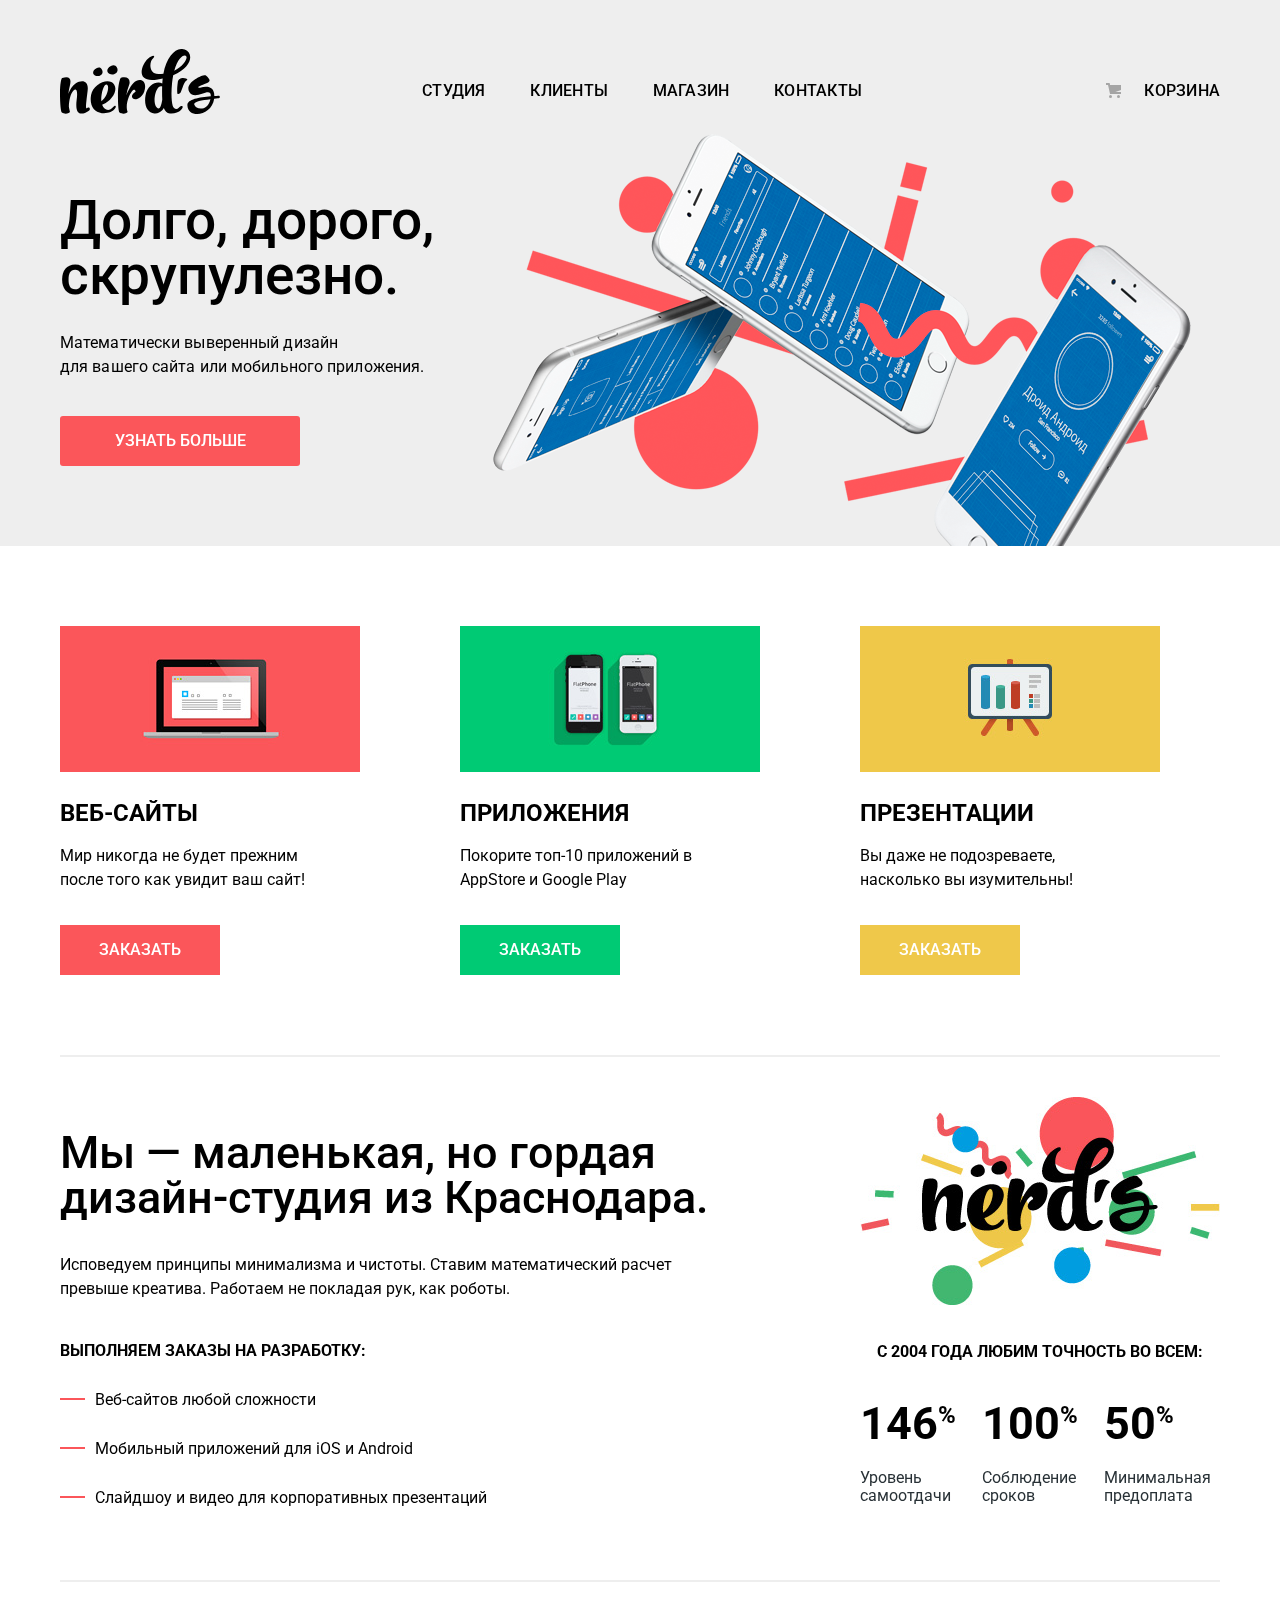
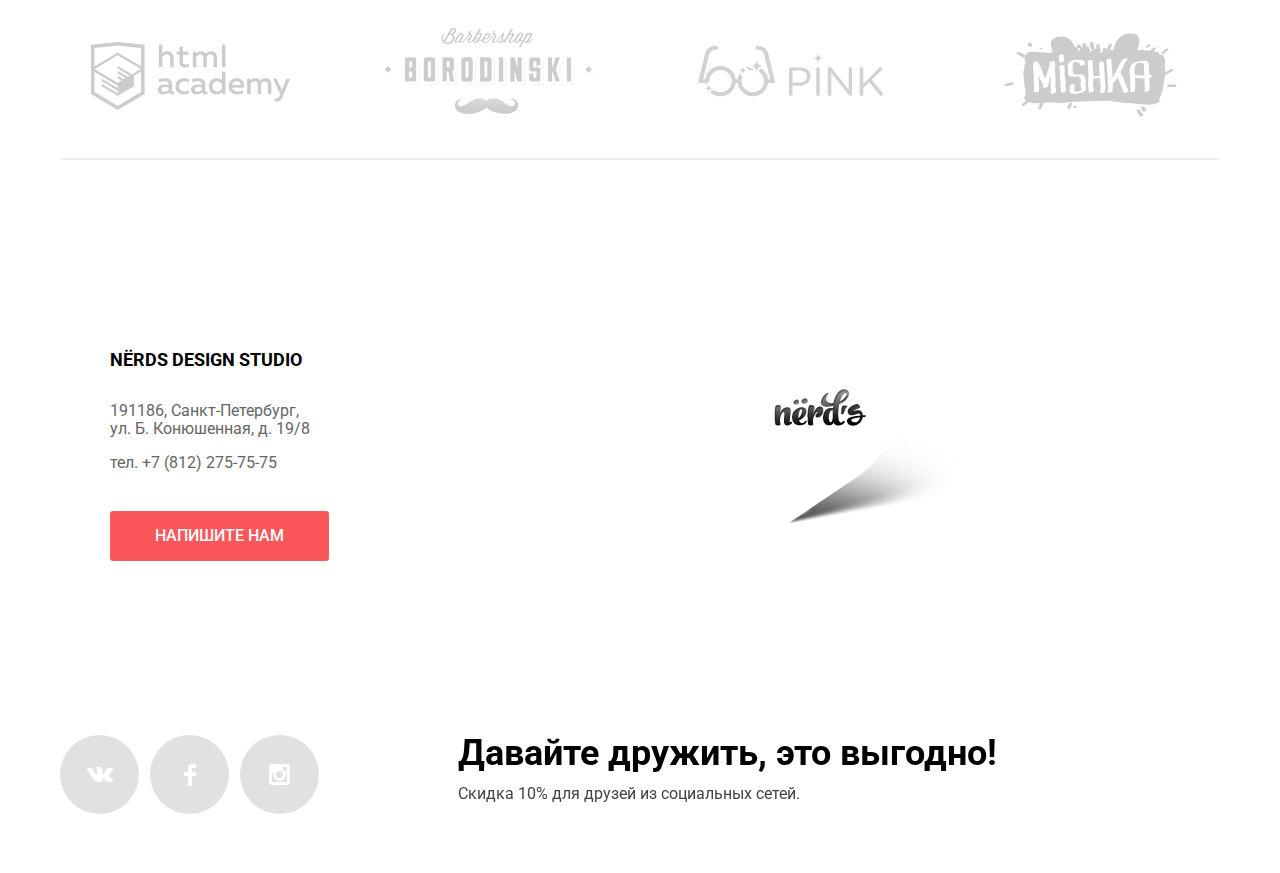
<file: index.html>
<!DOCTYPE html>
<html lang="ru">
  <head>
    <meta charset="utf-8">
    <title>HTML Academy: Нёрдс</title>
    <link rel="stylesheet" href="./css/index.css">
    <link href="https://fonts.googleapis.com/css?family=Roboto&display=swap" rel="stylesheet">
  </head>
  <body>
<!-- start header -->
    <div class="wrapper-header">
      <header class="header">
        <nav class="navbar">
          <a href="index.html">
            <img class="logo" src="img/index-logo.svg" width="160" height="65" alt="Лого Нердс">
          </a>
          <ul class="menu">
            <li><a class="menu-item" href="studio.html">Студия</a></li>
            <li><a class="menu-item" href="#">Клиенты</a></li>
            <li><a class="menu-item" href="catalog.html">Магазин</a></li>
            <li><a class="menu-item" href="#">Контакты</a></li>
          </ul>
            <a class="shopping-cart" href="#">Корзина</a>
        </nav>
      </header>
    </div>
<!-- end header -->
    <main>
<!-- start slider -->
      <div class="wrapper-slider">
        <ul class="main-slider">
          <li class="slider-item first">
            <p class="slider-item__title">Долго, дорого,<br/>
              скрупулезно.</p>
            <p class="slider-item__description">Математически выверенный дизайн<br/>
              для вашего сайта или мобильного приложения.</p>
            <a class="slider-item__button" href="#">Узнать больше</a>
          </li>
          <li class="slider-item second">
            <p class="slider-item__title">Любим математику
              как никто другой</p>
            <p class="slider-item__description">Никакого креатива, только математические формулы
              для расчета идеальных пропорций.</p>
            <a class="slider-item__button" href="#">Узнать больше</a>
          </li>
          <li class="slider-item third">
            <p class="slider-item__title">Только ночь,
              только хардкор</p>
            <p class="slider-item__description">Работать днем, как все? Мы против этого.
              Ближе к полуночи работа только начинается.</p>
            <a class="slider-item__button" href="#">Узнать больше</a>
          </li>
        </ul>
      </div>
<!-- end slider -->
<!-- start services -->
      <section class="product-list">
          <ul class="product">
            <li class="product-card">
              <img src="img/sites.png" width="300" height="146" alt="Веб-сайты">
              <h3 class="product-card__title">Веб-сайты</h3>
              <p class="product-card__description">Мир никогда не будет прежним
                после того как увидит ваш сайт!</p>
              <a class="product-card__button red" href="#">Заказать</a>
            </li>
            <li class="product-card">
              <img src="img/apps.png" width="300" height="146" alt="Приложения">
              <h3 class="product-card__title">Приложения</h3>
              <p class="product-card__description">Покорите топ-10 приложений
                в AppStore и Google Play</p>
              <a class="product-card__button green" href="#">Заказать</a>
            </li>
            <li class="product-card">
              <img src="img/presentations.png" width="300" height="146" alt="Презентации">
              <h3 class="product-card__title">Презентации</h3>
              <p class="product-card__description">Вы даже не подозреваете,
                насколько вы изумительны!</p>
              <a class="product-card__button yellow" href="#">Заказать</a>
            </li>
          </ul>
      </section>
      <hr class="divider">
<!-- end services -->
<!-- start description -->
      <div class="wrapper-about">
        <section class="about">
          <p class="about-title">Мы — маленькая, но гордая дизайн-студия из Краснодара. </p>
          <p class="about-description">Исповедуем принципы минимализма и чистоты. Ставим математический расчет превыше креатива. Работаем не покладая рук, как роботы.</p>
          <p class="services title">Выполняем заказы на разработку:</p>
          <ul class="services">
            <li class="services-item">Веб-сайтов любой сложности</li>
            <li class="services-item">Мобильный приложений для iOS и Android</li>
            <li class="services-item">Слайдшоу и видео для корпоративных презентаций</li>
          </ul>
        </section>
        <section class="stats">
          <img class="stats-logo" src="img/nerds-picture.png" alt="логотип nerds">
          <p class="stats-title">с 2004 года Любим точность во всем:</p>
          <ul class="stats-list">
            <li class="stats-item">
              <span class="stats-item__percent">146<sup class="percent-symbol">%</sup></span>
              <p class="stats-item__name">Уровень самоотдачи</p>
            </li>
            <li class="stats-item">
              <span class="stats-item__percent">100<sup class="percent-symbol">%</sup></span>
              <p class="stats-item__name">Соблюдение сроков</p>
            </li>
            <li class="stats-item">
              <span class="stats-item__percent">50<sup class="percent-symbol">%</sup></span>
              <p class="stats-item__name">Минимальная предоплата</p>
            </li>
          </ul>
        </section>
      </div>
<!-- end description -->
<!-- start clients -->
      <section class="clients">
        <ul class="clients-list">
          <li><a href="#"><img src="img/htmlacademy-logo.png" alt="Логотип htmlacademy"></a></li>
          <li><a href="#"><img src="img/barbershop-logo.png" alt="Логотип барбершопа"></a></li>
          <li><a href="#"><img src="img/pink-logo.png" alt="Логотип Pink"></a></li>
          <li><a href="#"><img src="img/mishka-logo.png" alt="Логотип Mishka"></a></li>
        </ul>
      </section>
<!-- end clients -->
<!-- start map -->
      <div class="wrapper-map" id="map">
        <div class="wrapper-contacts">
          <div class="wrapper-form">
            <div class="contacts">
              <p class="contacts-title">NЁRDS DESIGN STUDIO</p>
              <p class="contacts-adress">191186, Санкт-Петербург,
                ул. Б. Конюшенная, д. 19/8
                <a href="tel::88122757575">тел. +7 (812) 275-75-75</a></p>
              <button class="contacts-button" type="button">Напишите нам</button>
            </div>
          </div>
          <img class="map-marker" src="img/map-marker.png" alt="Месторасположение NЁRDS">
        </div>
        <script></script>
      </div>
<!-- end map -->
<!-- start popup -->
      <form method="get" name="popup" class="feedback">
        <p class="feedback-title full-width">Напишите нам</p>
        <span class="close-feedback"></span>
        <p class="feedback-name">
          <label for="user-name-field">Ваше имя:</label>
          <input type="text" id="user-name-field" name="username" placeholder="Имя Фамилия">
        </p>
        <p class="feedback-mail">
          <label for="user-mail-field">Ваш e-mail:</label>
          <input type="email" id="user-mail-field" name="usermale" placeholder="email@example.com">
        </p>
        <p class="feedback-text full-width">
          <label for="user-text-field">Текст письма:</label>
          <textarea id="user-text-field" name="usertext" placeholder="В свободной форме"></textarea>
        </p>
        <button class="feedback-button">Отправить</button>
      </form>
    </main>
<!-- end popup -->
<!-- start footer -->
      <footer class="footer">
        <div class="wrapper-footer">
          <ul class="social-icons">
            <li class="social-icons__item"><a href="#"><img src="img/vk-icon.svg" alt="Vk"></a></li>
            <li class="social-icons__item"><a href="#"><img src="img/fb-icon.svg" alt="Fb"></a></li>
            <li class="social-icons__item"><a href="#"><img src="img/insta-icon.svg" alt="Inst"></a></li>
          </ul>
          <div>
            <p class="tagline">Давайте дружить, это выгодно!</p>
            <p class="discount">Скидка 10% для друзей из социальных сетей.</p>
          </div>
        </div>
      </footer>
<!-- end footer -->
  <script src="http://api-maps.yandex.ru/2.0/?load=package.standard,package.geoObjects&amp;lang=ru-RU" type="text/javascript"></script>
  <script src="js/index.js"></script>
  </body>
</html>
</file>
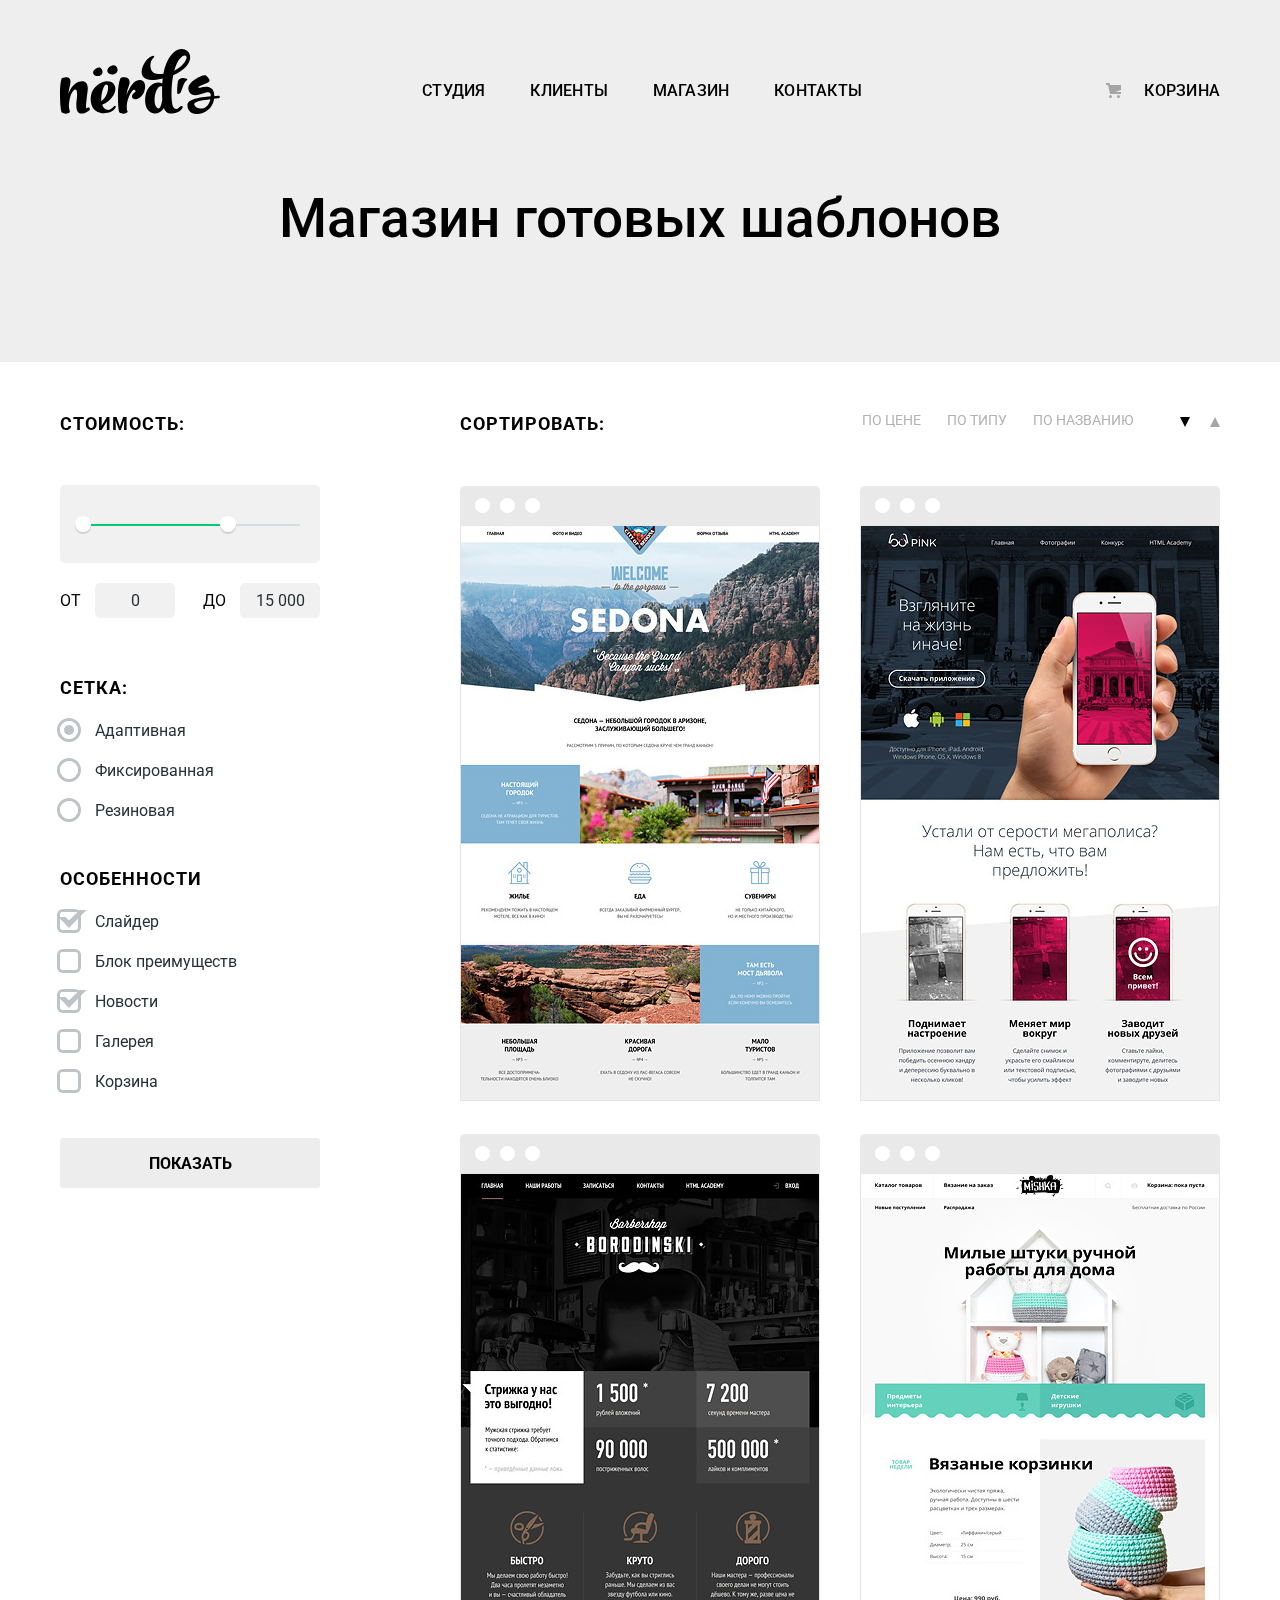
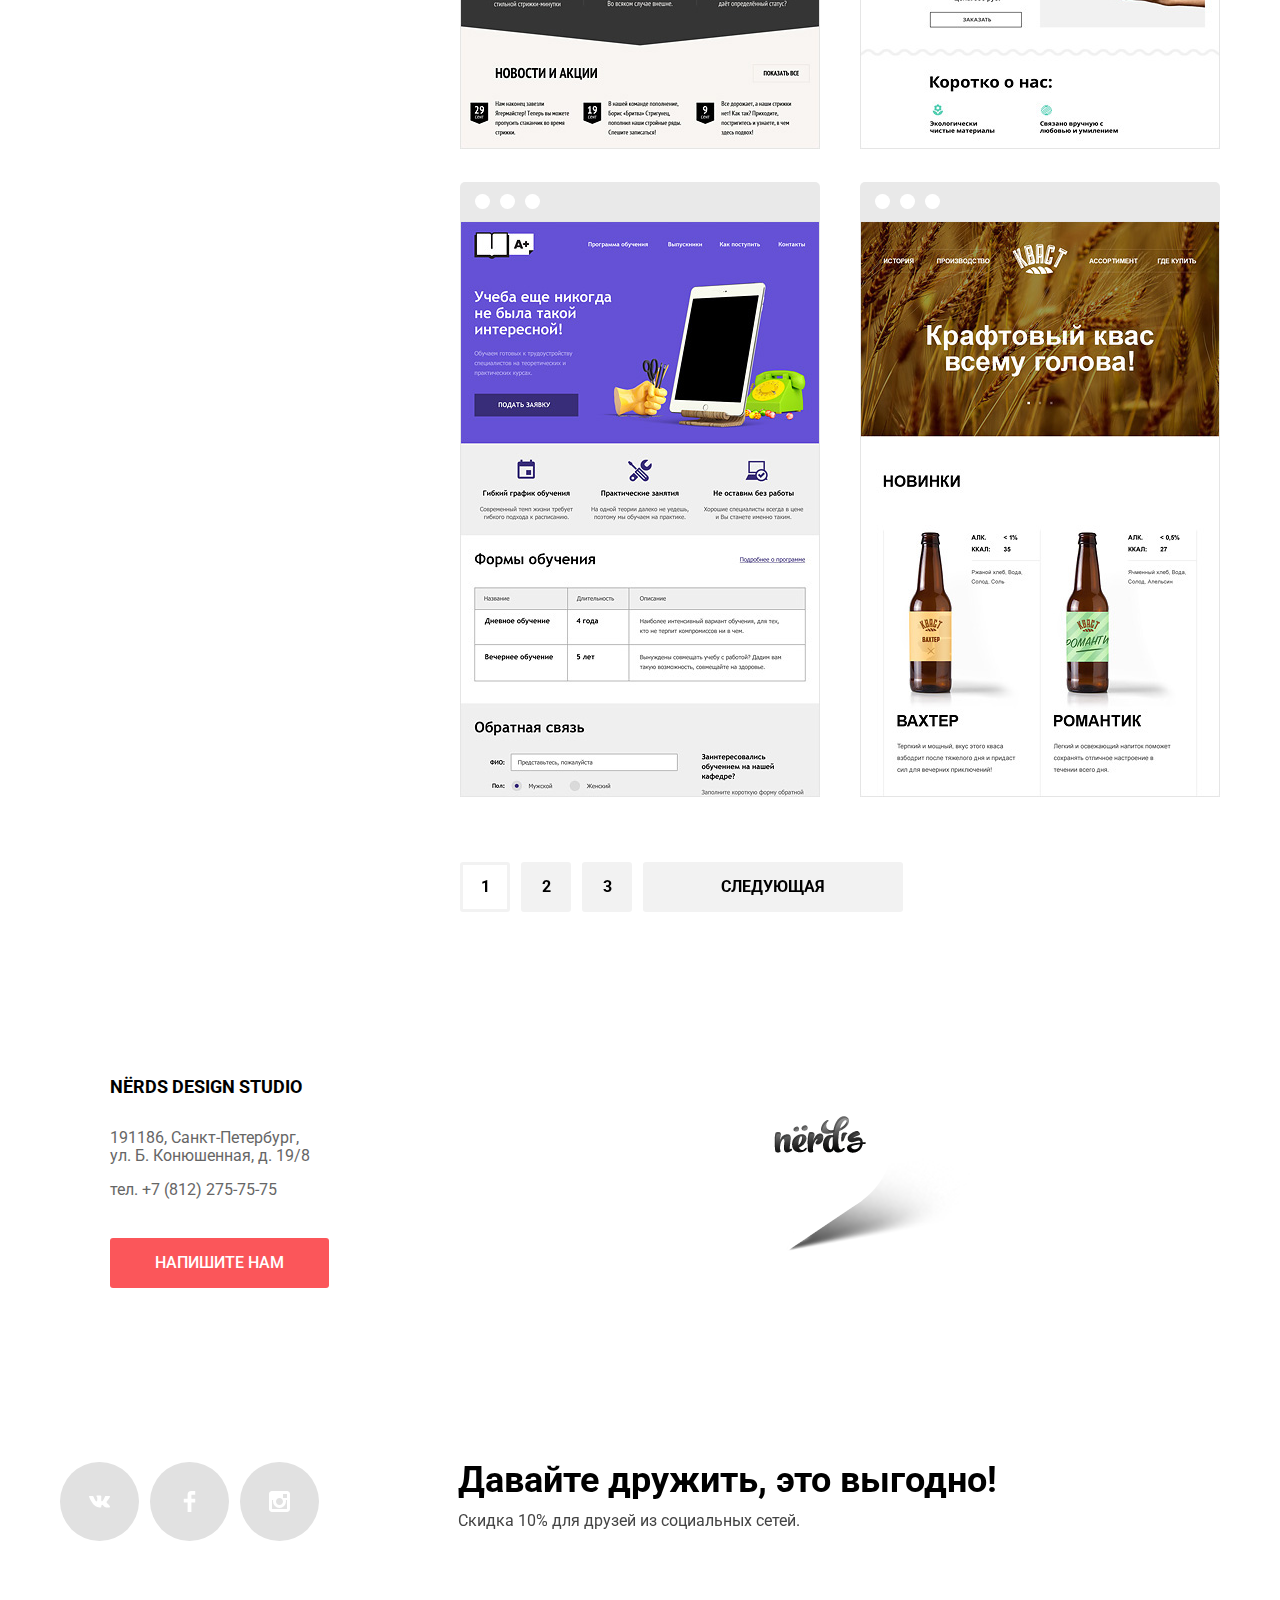
<file: catalog.html>
<!-- last try -->
<!DOCTYPE html>
<html lang="ru">
  <head>
    <meta charset="utf-8">
    <title>HTML Academy: Нёрдс</title>
    <link rel="stylesheet" href="./css/index.css">
    <link href="https://fonts.googleapis.com/css?family=Roboto&display=swap" rel="stylesheet">
  </head>
  <body>
<!-- start header -->
    <div class="wrapper-header">
      <header class="header">
        <nav class="navbar">
          <a href="index.html">
            <img class="logo" src="img/index-logo.svg" width="160" height="65" alt="Лого Нердс">
          </a>
          <ul class="menu">
            <li><a class="menu-item" href="studio.html">Студия</a></li>
            <li><a class="menu-item" href="#">Клиенты</a></li>
            <li><a class="menu-item" href="catalog.html">Магазин</a></li>
            <li><a class="menu-item" href="#">Контакты</a></li>
          </ul>
            <a class="shopping-cart" href="#">Корзина</a>
        </nav>
      </header>
    </div>
<!-- end header -->
<!-- start filtes -->
    <main>
      <div class="wrapper-title">
        <h1 class="shop-title">Магазин готовых шаблонов</h1>
      </div>
      <div class="wrapper-content">
        <aside class="filters">
          <fieldset class="filter-item">
            <legend>Стоимость:</legend>
            <div class="range-filter">
              <div class="range-controls">
                <div class="scale">
                  <div class="bar" style="width: 65%"></div>
                </div>
                <div class="toggle toggle-min"></div>
                <div class="toggle toggle-max"></div>
              </div>
              <div class="price-controls">
                <label class="min-price">от <input name="min-price" type="text" value="0"></label>
                <label class="max-price">до <input name="max-price" type="text" value="15 000"></label>
              </div>
            </div>
          </fieldset>
          <form class="filter-form">
            <fieldset class="grid-item">
              <legend>Сетка:</legend>
              <ul>
                <li>
                  <input type="radio" name="radio" id="adaptive" checked>
                  <label for="adaptive">Адаптивная</label>
                </li>
                <li>
                  <input type="radio" name="radio" id="fixed">
                  <label for="fixed">Фиксированная</label>
                </li>
                <li>
                  <input type="radio" name="radio" id="rubber">
                  <label for="rubber">Резиновая</label>
                </li>
              </ul>
              </fieldset>
            <fieldset class="filter-special">
              <legend>Особенности</legend>
              <ul>
                <li>
                  <input type="checkbox" id="slider" checked>
                  <label for="slider">Слайдер</label>
                </li>
                <li>
                  <input type="checkbox" id="advantages" >
                  <label for="advantages">Блок преимуществ</label>
                </li>
                <li>
                  <input type="checkbox" id="news" checked>
                  <label for="news">Новости</label>
                </li>
                <li>
                  <input type="checkbox" id="gallery" >
                  <label for="gallery">Галерея</label>
                </li>
                <li>
                  <input type="checkbox" id="basket" >
                  <label for="basket">Корзина</label>
                </li>
              </ul>
              </fieldset>
          </form>
          <button class="filter-form-button" type="button">Показать</button>
        </aside>
  <!-- end filtes -->
        <section class="main-content">
          <div class="sorting">
            <p class="sorting-title">Сортировать:</p>
            <ul class="sorting-list">
              <li>По цене</li>
              <li>По типу</li>
              <li>По названию</li>
            </ul>
            <div class="sorting-controls">
              <a href="#" class="icon-down-dir active"></a>
              <a href="#" class="icon-up-dir"></a>
            </div>
          </div>
          <ul class="items">
            <li>
              <div class="item-header">
                <span></span>
                <span></span>
                <span></span>
              </div>
              <img src="img/sedona.jpg" width="360" height="576" alt="Sedona">
              <div class="hidden-info">
                <h3><a href="#">Sedona</a></h3>
                <p>Информационный сайт для туристов</p>
                <a href="#" class="hidden-info-button">9 900 руб.</a>
              </div>
            </li>
            <li>
              <div class="item-header">
                <span></span>
                <span></span>
                <span></span>
              </div>
              <img src="img/pink.jpg" width="360" height="576" alt="Pink App">
              <div class="hidden-info">
                <h3><a href="#">Pink App</a></h3>
                <p>Продуктовый лендинг приложения для iOS и Android</p>
                <a href="#" class="hidden-info-button">9 900 руб.</a>
              </div>
            </li>
            <li>
              <div class="item-header">
                <span></span>
                <span></span>
                <span></span>
              </div>
              <img src="img/barbershop.jpg" width="360" height="576" alt="Barbershop">
              <div class="hidden-info">
                <h3><a href="#">Barbershop</a></h3>
                <p>Сайт салона красоты. Для мужчин, да.</p>
                <a href="#" class="hidden-info-button">9 900 руб.</a>
              </div>
            </li>
            <li>
              <div class="item-header">
                <span></span>
                <span></span>
                <span></span>
              </div>
              <img src="img/mishka.jpg" width="360" height="576" alt="Mishka">
              <div class="hidden-info">
                <h3><a href="#">Mishka</a></h3>
                <p>Интернет-магазин вязаных игрушек</p>
                <a href="#" class="hidden-info-button">9 900 руб.</a>
              </div>
            </li>
            <li>
              <div class="item-header">
                <span></span>
                <span></span>
                <span></span>
              </div>
              <img src="img/aplus.jpg" width="360" height="576" alt="A Plus">
              <div class="hidden-info">
                <h3><a href="#">A Plus</a></h3>
                <p>Лендинг курсов повышения квалификации</p>
                <a href="#" class="hidden-info-button">9 900 руб.</a>
              </div>
            </li>
            <li>
              <div class="item-header">
                <span></span>
                <span></span>
                <span></span>
              </div>
              <img src="img/kvast.jpg" width="360" height="576" alt="Кваст">
              <div class="hidden-info">
                <h3><a href="#">Кваст</a></h3>
                <p>Промо-сайт производителя крафтового кваса</p>
                <a href="#" class="hidden-info-button">9 900 руб.</a>
              </div>
            </li>
          </ul>
          <div class="pagination">
            <a href="#" class="num active">1</a>
            <a href="#" class="num">2</a>
            <a href="#" class="num">3</a>
            <a class="next" href="#">Следующая</a>
          </div>
        </section>
      </div>
      <!-- start map -->
      <div class="wrapper-map contacts-map" id="map">
        <div class="wrapper-contacts">
          <div class="wrapper-form">
            <div class="contacts">
              <p class="contacts-title">NЁRDS DESIGN STUDIO</p>
              <p class="contacts-adress">191186, Санкт-Петербург,
                ул. Б. Конюшенная, д. 19/8
                <a href="tel::88122757575">тел. +7 (812) 275-75-75</a></p>
              <button class="contacts-button" type="button">Напишите нам</button>
            </div>
          </div>
          <img class="map-marker" src="img/map-marker.png" alt="Месторасположение NЁRDS" width="231" height="190">
        </div>
        <script></script>
      </div>
      <!-- end map -->
      <!-- start popup -->
      <form method="get" name="popup" class="feedback">
        <p class="feedback-title full-width">Напишите нам</p>
        <span class="close-feedback"></span>
        <p class="feedback-name">
          <label for="user-name-field">Ваше имя:</label>
          <input type="text" id="user-name-field" name="username" placeholder="Имя Фамилия">
        </p>
        <p class="feedback-mail">
          <label for="user-mail-field">Ваш e-mail:</label>
          <input type="email" id="user-mail-field" name="usermale" placeholder="email@example.com">
        </p>
        <p class="feedback-text full-width">
          <label for="user-text-field">Текст письма:</label>
          <textarea id="user-text-field" name="usertext" placeholder="В свободной форме"></textarea>
        </p>
        <button class="feedback-button">Отправить</button>
      </form>
    </main>
<!-- end popup -->
<!-- start footer -->
    <footer class="footer">
      <div class="wrapper-footer">
        <ul class="social-icons">
          <li class="social-icons__item"><a href="#"><img src="img/vk-icon.svg" width="21" height="21" alt="Vk"></a></li>
          <li class="social-icons__item"><a href="#"><img src="img/fb-icon.svg" width="21" height="21" alt="Fb"></a></li>
          <li class="social-icons__item"><a href="#"><img src="img/insta-icon.svg" width="21" height="21" alt="Inst"></a></li>
        </ul>
        <div>
          <p class="tagline">Давайте дружить, это выгодно!</p>
          <p class="discount">Скидка 10% для друзей из социальных сетей.</p>
        </div>
      </div>
    </footer>
<!-- end footer -->
<script src="http://api-maps.yandex.ru/2.0/?load=package.standard,package.geoObjects&amp;lang=ru-RU" type="text/javascript"></script>
  <script src="js/index.js"></script>
  </body>
</html>
</file>
<file: css/index.css>
* {
  box-sizing: border-box;
  margin: 0;
  padding: 0;
  font-family: 'Roboto', Arial, sans-serif;
}

.wrapper-header, .wrapper-slider {
  background-color: #eee;
}

.header {
  display: flex;
  align-items: center;
  justify-content: space-between;
  width: 1160px;
  margin: 0 auto;
  padding-top: 49px;
}

.navbar {
  display: flex;
  flex-direction: row;
  width: 100%;
  align-items: center;
}

.logo {
  cursor: pointer;
}

.logo:hover {
  opacity: .8;
}

.logo:visited {
  opacity: .3;
}

.menu {
  display: flex;
  flex-direction: row;
  justify-content: space-between;
  align-items: center;
  margin: 0 auto;
  list-style-type: none;
  width: 440px;
}

.menu-item, .shopping-cart {
  font-size: 16px;
  font-weight: 500;
  line-height: 1.88;
  letter-spacing: 0.25px;
  color: #000;
  text-decoration: none;
  display: flex;
  justify-content: space-between;
  align-items: center;
  text-transform: uppercase;
  margin-top: 15px;
}

.menu-item:hover, .shopping-cart:hover {
  color: #fb565a;
}

.menu-item:visited, .shopping-cart:visited {
  opacity: .3;
}

.shopping-cart {
  position: relative;
  padding-left: 65px;
}

.shopping-cart::before {
  content: "";
  width: 15px;
  height: 15px;
  position: relative;
  background: url(../img/basket-icon.svg);
  right: 23px;
  opacity: .3;
}

.main-slider {
  width: 1160px;
  margin: 0 auto 80px;
  list-style-type: none;
  display: flex;
}

.slider-item__title {
  font-size: 55px;
  font-weight: 500;
  line-height: 1;
  margin-bottom: 28px;
}

.slider-item__description {
  font-size: 16px;
  line-height: 1.5;
  letter-spacing: 0.1px;
  margin-bottom: 37px;
}

.slider-item__button {
  width: 240px;
  height: 50px;
  background-color: #fb565a;
  display: flex;
  color: #fff;
  font-size: 16px;
  font-weight: 500;
  line-height: 1.13;
  text-transform: uppercase;
  text-decoration: none;
  justify-content: center;
  align-items: center;
  border-radius: 3px;
  margin-bottom: 80px;
}

.slider-item__button:hover {
  background-color: #e74246;
}

.slider-item.first {
  width: 1160px;
  display: flex;
  position: relative;
  flex-direction: column;
  background: url(../img/slide-picture-1.png) no-repeat right center;
  background-position-x: 433px;
  background-position-y: 16px;
  padding-top: 75px;
}

.slider-item.second, .slider-item.third {
  display: none;
}

.divider {
  width: 1160px;
  margin: 0 auto;
  height: 2px;
  background-color: #eee;
  border: 0;
}

.product-list {
  width: 1160px;
  margin: 0 auto 80px;
}

.product {
  display: flex;
  flex-direction: row;
  margin-right: 60px;
}

.product-card {
  display: flex;
  flex-direction: column;
  padding-right: 100px;
}

.product-card__title {
  font-size: 24px;
  font-weight: bold;
  line-height: 1.25;
  margin: 26px 0 16px;
  text-transform: uppercase;
}

.product-card__description {
  font-size: 16px;
  line-height: 1.5;
  margin-bottom: 33px;
  letter-spacing: 0.05;
  max-width: 82%;
}

.product-card__button {
  width: 160px;
  height: 50px;
  font-size: 16px;
  font-weight: 500;
  line-height: 1.13;
  display: flex;
  justify-content: center;
  align-items: center;
  color: #fff;
  text-decoration: none;
  text-transform: uppercase;
}

.product-card__button.red {
  background-color: #fb565a;
}

.product-card__button.red:hover {
  background-color: #e74246;
}

.product-card__button.green {
  background-color: #00ca74;
}

.product-card__button.green:hover {
  background-color: #00bc6c;
}

.product-card__button.yellow {
  background-color: #efc84a;
}

.product-card__button.yellow:hover {
  background-color: #eab534;
}

.wrapper-about {
  width: 1160px;
  display: flex;
  margin: 40px auto 45px;
}

.about {
  width: 650px;
  margin-top: 33px;
  margin-right: 150px;
}

.about-title {
  font-size: 45px;
  font-weight: 500;
  line-height: 1;
  margin-bottom: 33px;
}

.about-description {
  font-size: 16px;
  line-height: 1.5;
  margin-bottom: 38px;
}

.services {
  font-size: 16px;
  line-height: 1.5;
  list-style-type: none;
}

.services-item {
  position: relative;
  padding-left: 35px;
  margin-bottom: 25px;
}

.services-item::before {
  content: '';
  position: absolute;
  width: 25px;
  left: 0;
  top: 10px;
  height: 2px;
  background-color: #fb565a;
}

.services.title {
  font-weight: bold;
  text-transform: uppercase;
  margin-bottom: 25px;
}

.stats {
  width: 360px;
  display: flex;
  flex-direction: column;
}

.stats-logo {
  margin-bottom: 35px;
}

.stats-title {
  font-size: 16px;
  font-weight: bold;
  line-height: 1.5;
  text-align: center;
  text-transform: uppercase;
  margin-bottom: 49px;
}

.stats-list {
  display: flex;
  list-style-type: none;
  justify-content: center;
}

.stats-item {
  display: flex;
  flex-direction: column;
  padding-right: 26px;
}

.stats-item:last-child {
  padding: 0;
}

.percent-symbol {
  font-size: 24px;
}

.stats-item__percent {
  font-size: 45px;
  font-weight: bold;
  line-height: 0.22;
  color: #000000;
  margin-bottom: 40px;
  text-transform: lowercase;
}

.stats-item__name {
  font-size: 16px;
  line-height: 1.13;
  text-align: left;
  color: #283136;
}

.clients {
  width: 1160px;
  height: 180px;
  border-top: 2px solid #eee;
  border-bottom: 2px solid #eee;
  margin: 15px auto 80px;
  display: flex;
  align-items: center;
  justify-content: center;
}

.clients-list {
  width: 100%;
  display: flex;
  list-style-type: none;
  align-items: center;
}

.clients-list li:nth-child(1) {
  margin-left: 31px;
  margin-top: 15px;
}

.clients-list li:nth-child(2) {
  margin-top: 10px;
  margin-left: 95px;
}

.clients-list li:nth-child(3) {
  margin-left: 104px;
  margin-top: 5px;
}

.clients-list li:nth-child(4) {
  margin-top: 14px;
  margin-left: 121px;
}

.clients-list a {
  display: block;
  opacity: 0.2;
  transition: opacity 0.6s ease;
}

.clients-list a:hover {
  opacity: 1;
}


.wrapper-title {
  width: 100%;
  background-color: #eee;
  display: flex;
  justify-content: center;
  align-items: center;
}

.shop-title {
  max-width: 1160px;
  font-size: 55px;
  font-weight: 500;
  line-height: 1;
  text-align: center;
  color: #000000;
  margin: 73px auto 116px;
}

.wrapper-content {
  width: 1160px;
  margin: 50px auto 0;
  display: flex;
  justify-content: space-between;
  flex-direction: row;
}

.filters {
  width: 260px;
  display: flex;
  flex-direction: column;
  margin-right: 140px;
}

.filters ul li {
  list-style-type: none;
}

.filters input[type="radio"], .filters input[type="checkbox"] {
  display: none;
}

.filters input[type="radio"] + label::before, .filters input[type="checkbox"] + label::before {
  content: "";
  position: absolute;
  width: 12px;
  height: 12px;
  vertical-align: middle;
  border: 3px solid #fff;
  box-shadow: 0 0 0 3px #bdc3c7;
  left: 0;
}

.filters input[type="radio"] + label::before {
  border-radius: 50%;
}

.filters input[type="checkbox"] + label::before {
  border-radius: 3px;
}

.filters input[type="radio"]:checked ~ label::after {
  content: "";
  position: absolute;
  width: 10px;
  height: 10px;
  border-radius: 50%;
  background: #bdc3c7;
  top: 4px;
  left: 4px;
}

.filters input[type="checkbox"]:checked ~ label::after {
  content: "";
  position: absolute;
  width: 15px;
  height: 5px;
  left: 0px;
  top: -6px;
  border: 5px solid #bdc3c7;
  border-top-color: transparent;
  border-right-color: transparent;
  transform:rotate(-45deg);
}


.filter-item, .grid-item, .filter-special {
  padding: 0;
  border: none;
}

.filter-item {
  margin: 0 0 58px;
}

.grid-item, .filter-special {
  margin: 0 0 26px;
}

.range-filter {
  margin-top: 49px;
}

fieldset legend {
  font-size: 18px;
  line-height: 24px;
  text-transform: uppercase;
  font-weight: 700;
  letter-spacing: 1px;
  margin-bottom: 21px;
}

fieldset.filter-item legend {
  margin-bottom: 0px;
}

.filter-form fieldset label {
  font-size: 16px;
  position: relative;
  color: #283136;
  transition: color 0.6s ease;
  display: inline-block;
  margin-bottom: 21px;
  padding-left: 35px;
  cursor: pointer;
}

.filter-form fieldset label:hover {}

.filter-form-button {
  width: 260px;
  height: 50px;
  font-size: 16px;
  font-weight: bold;
  text-transform: uppercase;
  background-color: #ededed;
  border: none;
  cursor: pointer;
  transition: all 0.3s ease;
  border-radius: 3px;
}

.filter-form-button:hover {
  background-color: #dfdfdf;
}

.filter-form-button:active {
  background-color: #d5d5d5;
  color: #9d9d9d;
}

.range-controls {
  position: relative;
  height: 40px;
  margin-bottom: 20px;
  padding: 39px 20px;
  background-color: #f1f1f1;
  border-radius: 5px;
}

.range-controls .scale {
  height: 2px;
  background: #d7dcde;
}

.range-controls .bar {
  width: 70%;
  height: 2px;
  background: #00ca74;
}

.range-controls .toggle {
  position: absolute;
  top: 31px;
  left: 0;
  width: 4px;
  height: 4px;
  padding: 0;
  border: 8px solid #ffffff;
  background-color: #ababab;
  box-shadow: 0 2px 1px 0 #cfcfcf;
  border-radius: 50%;
  cursor: pointer;
}

.range-controls .toggle-min {
  left: 15px;
}

.range-controls .toggle-max {
  left: 160px;
}

.price-controls {
  font-size: 0;
}

.price-controls label {
  display: inline-block;
  width: 50%;
  font-size: 16px;
  text-transform: uppercase;
}

.price-controls input {
  width: 80px;
  padding: 8px 12px;
  margin-left: 10px;
  font-family: 'Roboto', 'Arial', sans-serif;
  font-size: 16px;
  text-align: center;
  color: #283136;
  border: none;
  border-radius: 5px;
  background: #f1f1f1;
}

.max-price {
  text-align: right;
}



.main-content {
  width: 760px;
  display: flex;
  flex-direction: column;
  align-items: center;
}

.sorting {
  width: 100%;
  display: flex;
  flex-direction: row;
  justify-content: space-between;
  margin-bottom: 50px;
}

.sorting-title {
  font-size: 18px;
  line-height: 24px;
  text-transform: uppercase;
  font-weight: 700;
  letter-spacing: 1px;
}

.sorting-list {
  max-width: 63%;
  margin-left: 171px;
}

.sorting-list li {
  list-style-type: none;
  display: inline-block;
  vertical-align: top;
  font-size: 14px;
  margin-right: 22px;
  cursor: pointer;
  color: #b2b2b2;
  text-transform: uppercase;
}

.sorting-list li:hover {
  color: #666666;
}

.sorting-list li:active, .sorting-list li:focus {
  color: #000000;
}

.sorting-list li:last-child {
  margin-right: 0;
}

.sorting-controls {
  position: relative;
}

.sorting-controls .icon-down-dir {
  position: absolute;
  display: block;
  border: 5px solid #a6a6a6;
  border-top-width: 10px;
  border-right-color: transparent;
  border-bottom-width: 0px;
  border-left-color: transparent;
  right: 20px;
  top: 5px;
  margin-right: 10px;
}

.sorting-controls .active, .sorting-controls .icon-down-dir:hover {
  border: 5px solid  #010101;
  border-top-width: 10px;
  border-right-color: transparent;
  border-bottom-width: 0px;
  border-left-color: transparent;
}

.sorting-controls .icon-up-dir:hover {
  border: 5px solid #010101;
  border-top-width: 0px;
  border-right-color: transparent;
  border-bottom-width: 10px;
  border-left-color: transparent;
}

.sorting-controls .icon-up-dir {
  position: absolute;
  display: block;
  border: 5px solid #a6a6a6;
  border-top-width: 0px;
  border-right-color: transparent;
  border-bottom-width: 10px;
  border-left-color: transparent;
  right: 0px;
  top: 5px;
}

.items {}

.items li {
  list-style-type: none;
  display: inline-flex;
  flex-direction: column;
  vertical-align: top;
  min-width: 360px;
  max-height: 615px;
  margin-bottom: 33px;
  border-top-left-radius: 5px;
  border-top-right-radius: 5px;
  transition: background 0.6s ease;
  background-color: #e9e9e9;
  position: relative;
}

.items li:nth-child(odd) {
  margin-right: 36px;
}

.items li:hover {
  background-color: #4d4d4d;
}

.hidden-info {
  opacity: 0;
  z-index: 0;
  position: absolute;
  transition: all 0.3s ease;
  bottom: 0;
  background-color: #eeeeee;
  width: 100%;
  min-height: 230px;
  display: flex;
  align-items: center;
  flex-direction: column;
}

.items li:hover .hidden-info {
  z-index: 1;
  opacity: 1;
}

.hidden-info h3 {
  margin-top: 30px;
}

.hidden-info h3 a {
  font-size: 16px;
  font-weight: bold;
  text-decoration: none;
  color: #000000;
  text-transform: uppercase;
  letter-spacing: 1px;
}

.hidden-info h3 a:hover {
  color: #fb565a;
}

.hidden-info p {
  color: #6f6f6f;
  margin-top: 18px;
  max-width: 180px;
  text-align: center;
}

.hidden-info a.hidden-info-button {
  text-decoration: none;
  color: #ffffff;
  background-color: #fb565a;
  border-radius: 2px;
  width: 200px;
  display: flex;
  align-items: center;
  justify-content: center;
  margin-top: 30px;
  height: 50px;
}

.hidden-info a.hidden-info-button:hover {
  background-color: #e74246;
}

.item-header {
  width: 100%;
  height: 40px;
  position: relative;
  font-size: 0;
  padding-left: 15px;
  padding-top: 12px;
}

.item-header span {
  display: inline-block;
  background-color: #ffffff;
  width: 15px;
  height: 15px;
  border-radius: 50%;
  margin-right: 10px;
}

.pagination {
  width: 100%;
  margin-top: 32px;
}

.pagination a.num {
  display: inline-flex;
  font-size: 16px;
  width: 50px;
  height: 50px;
  margin-right: 7px;
  margin-bottom: 5px;
  line-height: 34px;
  background-color: #f2f2f2;
  border: 3px solid #f2f2f2;
  border-radius: 3px;
  color: #000000;
  font-weight: bold;
  text-transform: uppercase;
  align-items: center;
  justify-content: center;
  text-decoration: none;
}

.pagination a.num:hover, .pagination a.num.active:hover {
  background-color: #dfdfdf;
  border-color: #dfdfdf;
}

.pagination a.num.active {
  background: #fff;
}

.pagination .next {
  display: inline-flex;
  font-size: 16px;
  width: 260px;
  height: 50px;
  margin-right: 10px;
  margin-bottom: 5px;
  line-height: 34px;
  background-color: #f2f2f2;
  border-radius: 3px;
  color: #000000;
  font-weight: bold;
  text-transform: uppercase;
  align-items: center;
  justify-content: center;
  text-decoration: none;
}

.pagination .next:hover {
  background-color: #dfdfdf;
}

.wrapper-map {
  width: 100%;
  display: flex;
  height: 416px;
  align-items: center;
  justify-content: center;
  margin-top: 40px;
}

.wrapper-map.contacts-map {
  margin-top: 50px;
}

.wrapper-contacts {
  display: flex;
  width: 1160px;
  position: absolute;
  z-index: 1;
}

.wrapper-form {
  width: 320px;
  height: 308px;
  display: flex;
  background: #fff;
  flex-direction: column;
  justify-content: center;
}

.contacts {
  margin: 0 auto;
  padding: 0 50px;
}

.contacts-title {
  font-size: 18px;
  font-weight: bold;
  line-height: 1.67;
  margin-top: 10px;
  margin-bottom: 27px;
}

.contacts-adress {
  font-size: 16px;
  line-height: 1.13;
  color: #666666;
  margin-bottom: 39px;
  max-width: 92%;
}

.contacts-adress a {
  padding-top: 15px;
  display: flex;
  color: #666666;
  text-decoration: none;
}

.contacts-button, .feedback-button {
  width: 219px;
  height: 50px;
  background-color: #fb565a;
  font-size: 16px;
  font-weight: 500;
  line-height: 1.13;
  text-align: center;
  color: #ffffff;
  text-transform: uppercase;
  border: 0;
  border-radius: 3px;
  margin: 0 auto;
  cursor: pointer;
}

.contacts-button:hover, .feedback-button:hover {
  background-color: #d6494d;
}

.map-marker {
  width: 231px;
  height: 190px;
  margin-right: 250px;
  margin-left: auto;
  margin-top: 40px;
}

.feedback {
  opacity: 0;
  position: fixed;
  width: 960px;
  height: 590px;
  background-color: #ffffff;
  box-shadow: 0 20px 40px 0 rgba(0, 1, 1, 0.75);
  top: 0;
  right: 0;
  bottom: 0;
  left: 0;
  margin: auto;
  z-index: -1;
  padding: 54px 50px 50px 80px;
  -webkit-box-sizing: border-box;
  -moz-box-sizing: border-box;
  box-sizing: border-box;
  transition: all 0.3s ease;
}

.feedback-form-show {
  opacity: 1;
  z-index: 40;
}

.close-feedback {
  width: 21px;
  height: 21px;
  display: inline-block;
  position: absolute;
  right: 108px;
  top: 67px;
  cursor: pointer;
  background: url(../img/close-cross.png);
}

.feedback p {
  display: inline-block;
  vertical-align: middle;
  font-size: 16px;
}

p.feedback-title {
  font-size: 45px;
  margin-bottom: 50px;
}

.feedback p.full-width {
  width: 100%;
}

.feedback label {
  display: block;
  margin-bottom: 10px;
  font-weight: bold;
}

.feedback input, .feedback textarea {
  width: 360px;
  height: 50px;
  border: 2px solid #d7dcde;
  border-radius: 3px;
  padding: 0 13px;
  -webkit-box-sizing: border-box;
  -moz-box-sizing: border-box;
  box-sizing: border-box;
  margin-right: 40px;
  font-size: 12px;
  font-weight: bold;
  color: rgba(186, 186, 186, .5);
}

.feedback input::-webkit-input-placeholder {
  color: rgba(186, 186, 186, .5);
}

.feedback textarea::-webkit-input-placeholder {
  color: rgba(186, 186, 186, .5);
}

.feedback input::-moz-placeholder {
  color: rgba(186, 186, 186, .5);
}

.feedback input::-moz-placeholder {
  color: rgba(186, 186, 186, .5);
}

.feedback input:-moz-placeholder {
  color: rgba(186, 186, 186, .5);
}

.feedback input:-moz-placeholder {
  color: rgba(186, 186, 186, .5);
}

.feedback input:-ms-input-placeholder {
  color: rgba(186, 186, 186, .5);
}

.feedback input:-ms-input-placeholder {
  color: rgba(186, 186, 186, .5);
}

.feedback textarea {
  width: 764px;
  min-height: 115px;
  margin-right: 0;
  resize: none;
  padding-top: 9px;
  padding-bottom: 12px;
}

.feedback input:hover, .feedback textarea:hover {
  border-color: #a2a9ac;
}

.feedback-text {
  margin-top: 22px;
  margin-bottom: 47px;
}

.footer {
  height: 217px;
  display: flex;
  align-items: center;
}

.wrapper-footer {
  width: 1160px;
  display: flex;
  margin: 20px auto 0;
}

.social-icons {
  display: flex;
  margin-right: 128px;
  list-style-type: none;
}

.social-icons__item {
  background-color: #e1e1e1;
  width: 79px;
  height: 79px;
  border-radius: 50%;
  display: flex;
  justify-content: center;
  align-items: center;
  margin-right: 11px;
}

.social-icons__item:hover {
  background-color: #fb565a;
}

.social-icons__item a {
  display: flex;
  width: 100%;
  height: 100%;
  justify-content: center;
  align-items: center;
}

.tagline {
  font-size: 36px;
  font-weight: bold;
  line-height: 1;
  color: #000000;
  margin-bottom: 12px;
}

.discount {
  font-size: 16px;
  line-height: 1.38;
  color: #444;
}
</file>
